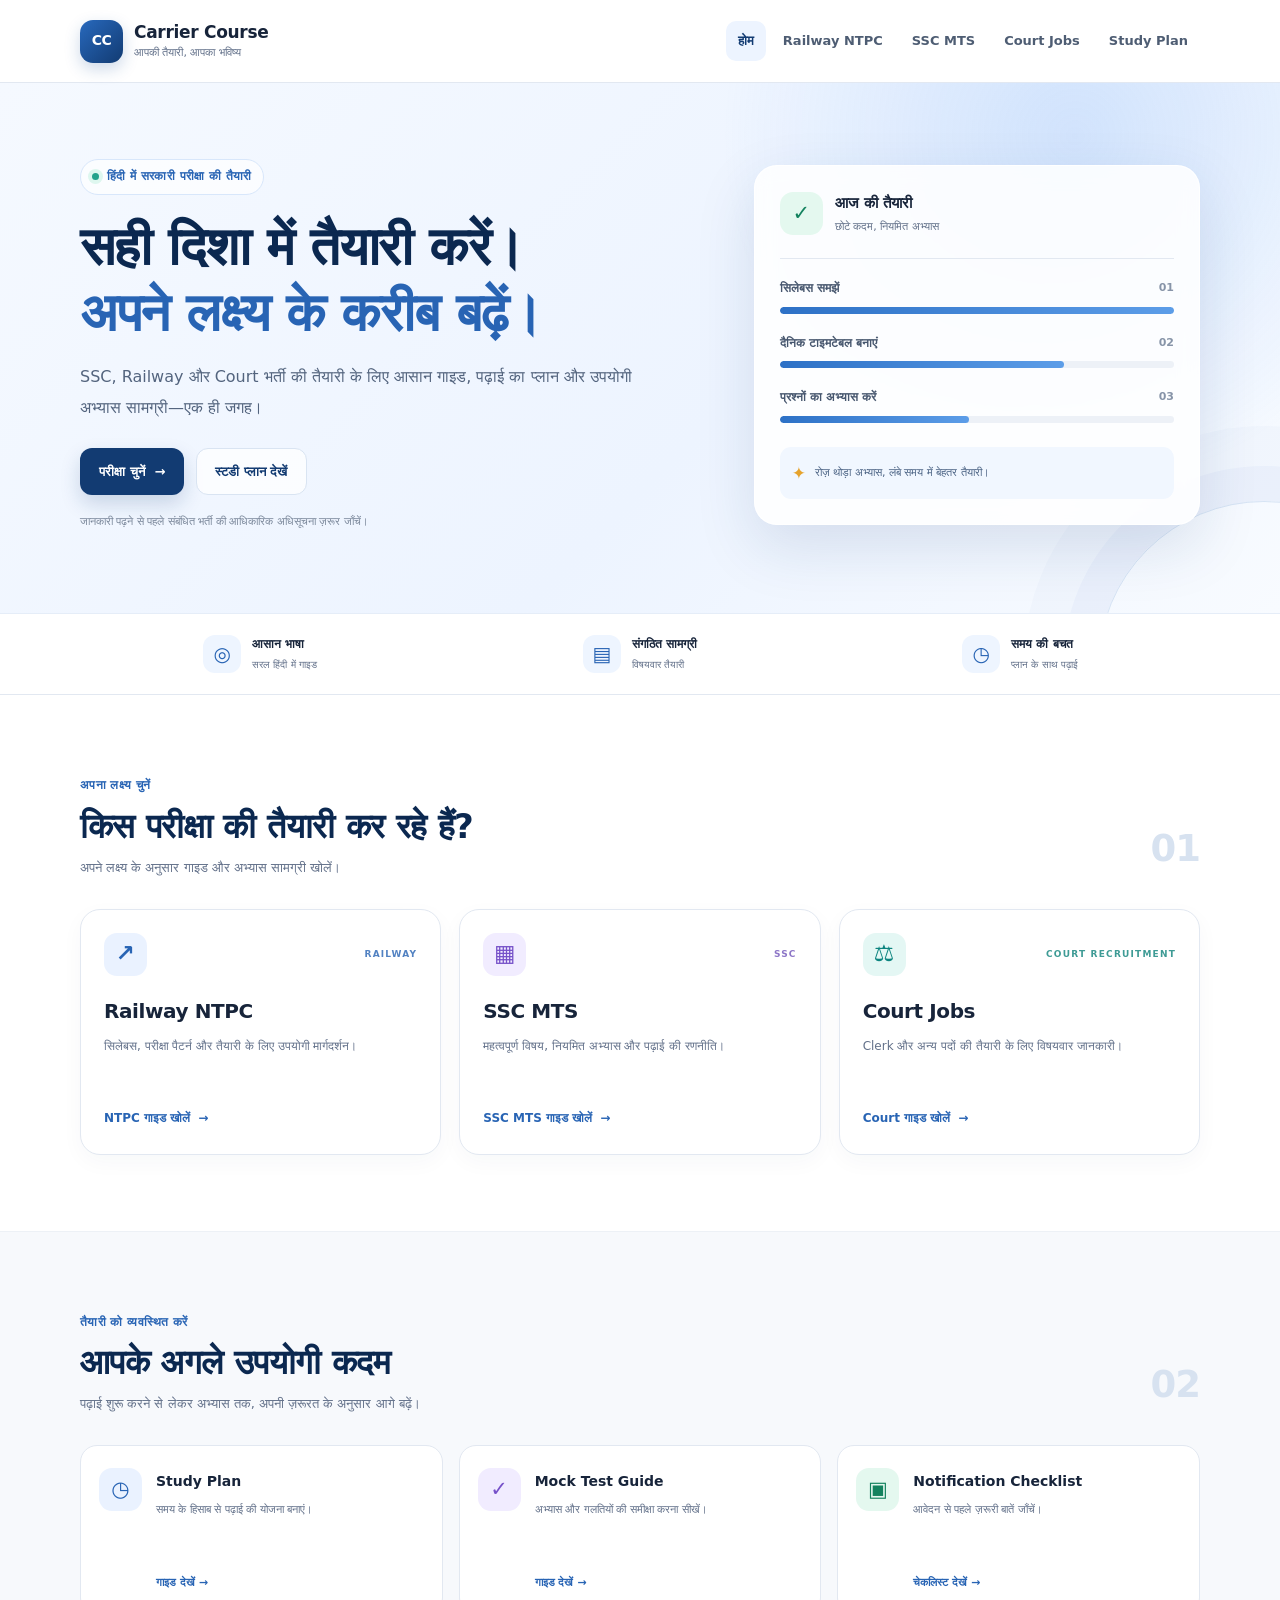
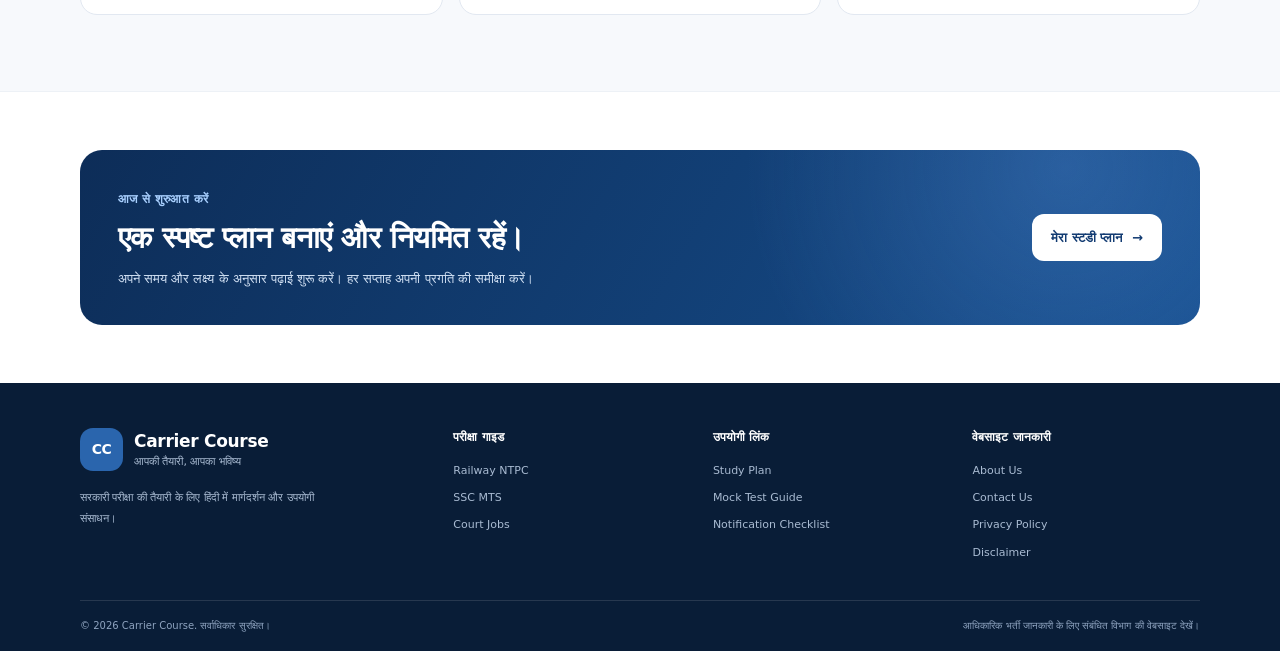
<file: index.html>
<!doctype html>
<html lang="hi">
<head>
  <meta charset="utf-8">
  <meta name="viewport" content="width=device-width, initial-scale=1">
  <meta name="theme-color" content="#123b72">
  <meta name="description" content="Carrier Course पर SSC MTS, Railway NTPC और Court भर्ती की तैयारी के लिए हिंदी में स्टडी गाइड, सिलेबस, तैयारी प्लान और उपयोगी संसाधन पाएं।">
  <title>Carrier Course — सरकारी परीक्षा की तैयारी आसान बनाएं</title>
  <link rel="stylesheet" href="style.css">
</head>
<body>
  <a class="skip-link" href="#main">मुख्य सामग्री पर जाएँ</a>

  <header class="site-header">
    <div class="container header-inner">
      <a class="brand" href="index.html" aria-label="Carrier Course होम">
        <span class="brand-mark" aria-hidden="true">CC</span>
        <span class="brand-copy">
          <strong>Carrier Course</strong>
          <small>आपकी तैयारी, आपका भविष्य</small>
        </span>
      </a>
      <nav class="main-nav" aria-label="मुख्य नेविगेशन">
        <a class="active" href="index.html">होम</a>
        <a href="railway-ntpc.html">Railway NTPC</a>
        <a href="ssc-mts.html">SSC MTS</a>
        <a href="court-jobs.html">Court Jobs</a>
        <a href="study-plan.html">Study Plan</a>
      </nav>
    </div>
  </header>

  <main id="main">
    <section class="hero">
      <div class="container hero-grid">
        <div class="hero-copy">
          <span class="eyebrow"><span class="eyebrow-dot"></span> हिंदी में सरकारी परीक्षा की तैयारी</span>
          <h1>सही दिशा में तैयारी करें।<br><span>अपने लक्ष्य के करीब बढ़ें।</span></h1>
          <p class="hero-description">SSC, Railway और Court भर्ती की तैयारी के लिए आसान गाइड, पढ़ाई का प्लान और उपयोगी अभ्यास सामग्री—एक ही जगह।</p>
          <div class="hero-actions">
            <a class="button button-primary" href="#exams">परीक्षा चुनें <span aria-hidden="true">→</span></a>
            <a class="button button-secondary" href="study-plan.html">स्टडी प्लान देखें</a>
          </div>
          <p class="hero-note">जानकारी पढ़ने से पहले संबंधित भर्ती की आधिकारिक अधिसूचना ज़रूर जाँचें।</p>
        </div>
        <div class="hero-panel" aria-label="तैयारी के मुख्य चरण">
          <div class="panel-top">
            <span class="panel-icon" aria-hidden="true">✓</span>
            <div><strong>आज की तैयारी</strong><small>छोटे कदम, नियमित अभ्यास</small></div>
          </div>
          <div class="progress-item">
            <div class="progress-label"><span>सिलेबस समझें</span><span>01</span></div>
            <div class="progress-track"><span style="width:100%"></span></div>
          </div>
          <div class="progress-item">
            <div class="progress-label"><span>दैनिक टाइमटेबल बनाएं</span><span>02</span></div>
            <div class="progress-track"><span style="width:72%"></span></div>
          </div>
          <div class="progress-item">
            <div class="progress-label"><span>प्रश्नों का अभ्यास करें</span><span>03</span></div>
            <div class="progress-track"><span style="width:48%"></span></div>
          </div>
          <div class="panel-tip"><span aria-hidden="true">✦</span> रोज़ थोड़ा अभ्यास, लंबे समय में बेहतर तैयारी।</div>
        </div>
      </div>
    </section>

    <section class="trust-strip" aria-label="वेबसाइट की विशेषताएँ">
      <div class="container trust-grid">
        <div><span class="trust-symbol">◎</span><span><strong>आसान भाषा</strong><small>सरल हिंदी में गाइड</small></span></div>
        <div><span class="trust-symbol">▤</span><span><strong>संगठित सामग्री</strong><small>विषयवार तैयारी</small></span></div>
        <div><span class="trust-symbol">◷</span><span><strong>समय की बचत</strong><small>प्लान के साथ पढ़ाई</small></span></div>
      </div>
    </section>

    <section class="section" id="exams">
      <div class="container">
        <div class="section-heading">
          <div>
            <span class="section-kicker">अपना लक्ष्य चुनें</span>
            <h2>किस परीक्षा की तैयारी कर रहे हैं?</h2>
            <p>अपने लक्ष्य के अनुसार गाइड और अभ्यास सामग्री खोलें।</p>
          </div>
          <span class="heading-mark" aria-hidden="true">01</span>
        </div>
        <div class="exam-grid">
          <article class="exam-card exam-blue">
            <div class="card-topline"><span class="card-icon" aria-hidden="true">↗</span><span class="card-label">RAILWAY</span></div>
            <h3>Railway NTPC</h3>
            <p>सिलेबस, परीक्षा पैटर्न और तैयारी के लिए उपयोगी मार्गदर्शन।</p>
            <a class="text-link" href="railway-ntpc.html">NTPC गाइड खोलें <span aria-hidden="true">→</span></a>
          </article>
          <article class="exam-card exam-violet">
            <div class="card-topline"><span class="card-icon" aria-hidden="true">▦</span><span class="card-label">SSC</span></div>
            <h3>SSC MTS</h3>
            <p>महत्वपूर्ण विषय, नियमित अभ्यास और पढ़ाई की रणनीति।</p>
            <a class="text-link" href="ssc-mts.html">SSC MTS गाइड खोलें <span aria-hidden="true">→</span></a>
          </article>
          <article class="exam-card exam-teal">
            <div class="card-topline"><span class="card-icon" aria-hidden="true">⚖</span><span class="card-label">COURT RECRUITMENT</span></div>
            <h3>Court Jobs</h3>
            <p>Clerk और अन्य पदों की तैयारी के लिए विषयवार जानकारी।</p>
            <a class="text-link" href="court-jobs.html">Court गाइड खोलें <span aria-hidden="true">→</span></a>
          </article>
        </div>
      </div>
    </section>

    <section class="section section-muted">
      <div class="container">
        <div class="section-heading">
          <div>
            <span class="section-kicker">तैयारी को व्यवस्थित करें</span>
            <h2>आपके अगले उपयोगी कदम</h2>
            <p>पढ़ाई शुरू करने से लेकर अभ्यास तक, अपनी ज़रूरत के अनुसार आगे बढ़ें।</p>
          </div>
          <span class="heading-mark" aria-hidden="true">02</span>
        </div>
        <div class="resource-grid">
          <a class="resource-card" href="study-plan.html">
            <span class="resource-icon icon-blue" aria-hidden="true">◷</span>
            <span class="resource-body"><strong>Study Plan</strong><small>समय के हिसाब से पढ़ाई की योजना बनाएं।</small><span class="resource-arrow">गाइड देखें →</span></span>
          </a>
          <a class="resource-card" href="mock-test-guide.html">
            <span class="resource-icon icon-purple" aria-hidden="true">✓</span>
            <span class="resource-body"><strong>Mock Test Guide</strong><small>अभ्यास और गलतियों की समीक्षा करना सीखें।</small><span class="resource-arrow">गाइड देखें →</span></span>
          </a>
          <a class="resource-card" href="notification-checklist.html">
            <span class="resource-icon icon-green" aria-hidden="true">▣</span>
            <span class="resource-body"><strong>Notification Checklist</strong><small>आवेदन से पहले ज़रूरी बातें जाँचें।</small><span class="resource-arrow">चेकलिस्ट देखें →</span></span>
          </a>
        </div>
      </div>
    </section>

    <section class="cta-section">
      <div class="container cta-box">
        <div>
          <span class="section-kicker">आज से शुरुआत करें</span>
          <h2>एक स्पष्ट प्लान बनाएं और नियमित रहें।</h2>
          <p>अपने समय और लक्ष्य के अनुसार पढ़ाई शुरू करें। हर सप्ताह अपनी प्रगति की समीक्षा करें।</p>
        </div>
        <a class="button button-light" href="study-plan.html">मेरा स्टडी प्लान <span aria-hidden="true">→</span></a>
      </div>
    </section>
  </main>

  <footer class="site-footer">
    <div class="container footer-main">
      <div class="footer-brand">
        <a class="brand brand-footer" href="index.html">
          <span class="brand-mark" aria-hidden="true">CC</span>
          <span class="brand-copy"><strong>Carrier Course</strong><small>आपकी तैयारी, आपका भविष्य</small></span>
        </a>
        <p>सरकारी परीक्षा की तैयारी के लिए हिंदी में मार्गदर्शन और उपयोगी संसाधन।</p>
      </div>
      <div class="footer-links">
        <strong>परीक्षा गाइड</strong>
        <a href="railway-ntpc.html">Railway NTPC</a>
        <a href="ssc-mts.html">SSC MTS</a>
        <a href="court-jobs.html">Court Jobs</a>
      </div>
      <div class="footer-links">
        <strong>उपयोगी लिंक</strong>
        <a href="study-plan.html">Study Plan</a>
        <a href="mock-test-guide.html">Mock Test Guide</a>
        <a href="notification-checklist.html">Notification Checklist</a>
      </div>
      <div class="footer-links">
        <strong>वेबसाइट जानकारी</strong>
        <a href="about.html">About Us</a>
        <a href="contact.html">Contact Us</a>
        <a href="privacy.html">Privacy Policy</a>
        <a href="disclaimer.html">Disclaimer</a>
      </div>
    </div>
    <div class="container footer-bottom">
      <span>© <span id="year">2026</span> Carrier Course. सर्वाधिकार सुरक्षित।</span>
      <span>आधिकारिक भर्ती जानकारी के लिए संबंधित विभाग की वेबसाइट देखें।</span>
    </div>
  </footer>
</body>
</html>
</file>
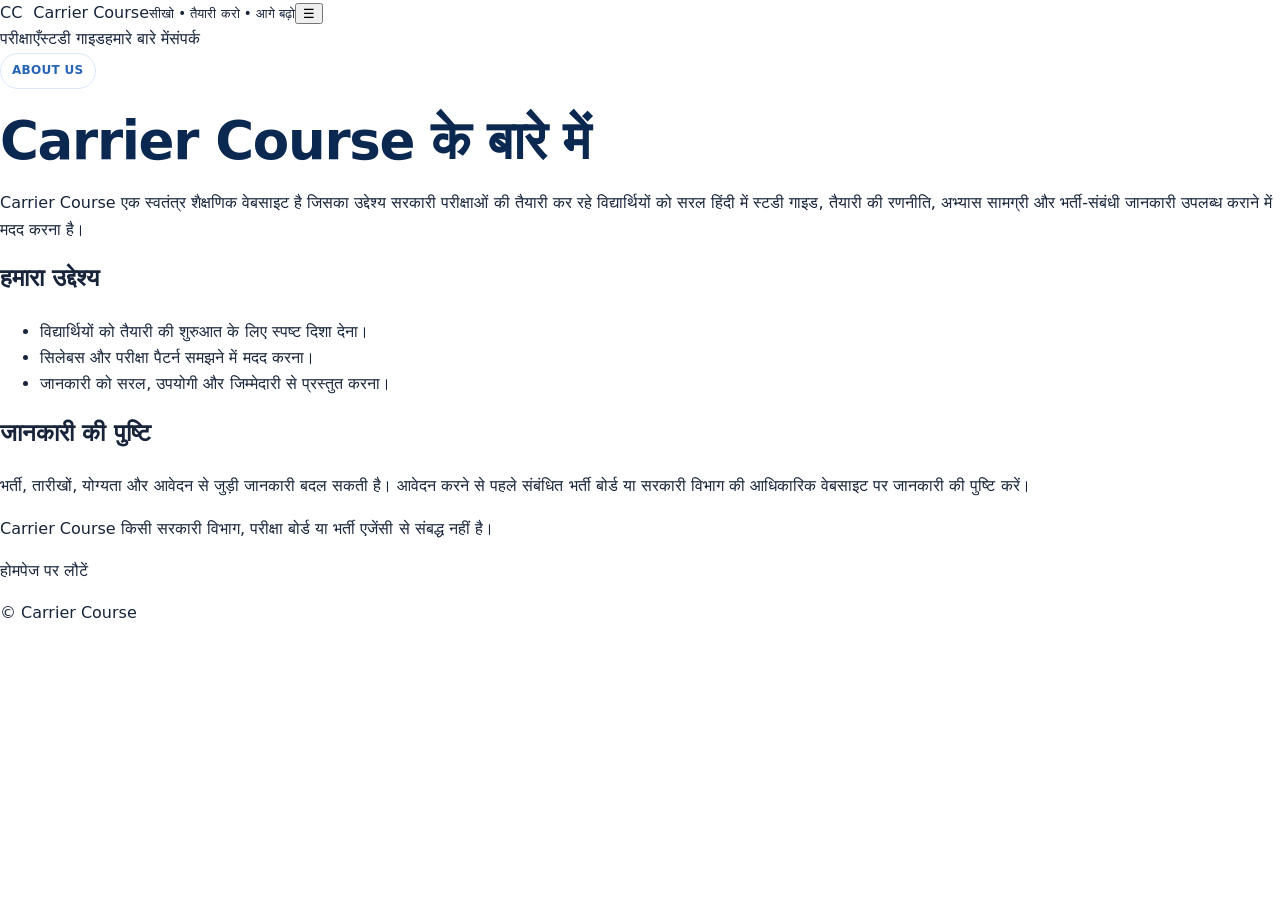
<file: about.html>
<!doctype html><html lang="hi"><head><meta charset="utf-8"><meta name="viewport" content="width=device-width,initial-scale=1"><title>हमारे बारे में | Carrier Course</title><meta name="description" content="Carrier Course का उद्देश्य सरकारी परीक्षा की तैयारी कर रहे विद्यार्थियों को सरल हिंदी में उपयोगी शैक्षणिक सामग्री देना है।"><link rel="stylesheet" href="style.css"></head><body><header class="top"><div class="wrap nav"><a class="brand" href="index.html"><span class="logo">CC</span><span>Carrier Course<small>सीखो • तैयारी करो • आगे बढ़ो</small></span></a><button class="menu" onclick="document.querySelector('nav').classList.toggle('show')">☰</button><nav><a href="index.html#exams">परीक्षाएँ</a><a href="index.html#latest">स्टडी गाइड</a><a href="about.html">हमारे बारे में</a><a href="contact.html">संपर्क</a></nav></div></header><main class="wrap page"><span class="eyebrow">ABOUT US</span><h1>Carrier Course के बारे में</h1><p>Carrier Course एक स्वतंत्र शैक्षणिक वेबसाइट है जिसका उद्देश्य सरकारी परीक्षाओं की तैयारी कर रहे विद्यार्थियों को सरल हिंदी में स्टडी गाइड, तैयारी की रणनीति, अभ्यास सामग्री और भर्ती-संबंधी जानकारी उपलब्ध कराने में मदद करना है।</p><h2>हमारा उद्देश्य</h2><ul><li>विद्यार्थियों को तैयारी की शुरुआत के लिए स्पष्ट दिशा देना।</li><li>सिलेबस और परीक्षा पैटर्न समझने में मदद करना।</li><li>जानकारी को सरल, उपयोगी और जिम्मेदारी से प्रस्तुत करना।</li></ul><h2>जानकारी की पुष्टि</h2><p>भर्ती, तारीखों, योग्यता और आवेदन से जुड़ी जानकारी बदल सकती है। आवेदन करने से पहले संबंधित भर्ती बोर्ड या सरकारी विभाग की आधिकारिक वेबसाइट पर जानकारी की पुष्टि करें।</p><p>Carrier Course किसी सरकारी विभाग, परीक्षा बोर्ड या भर्ती एजेंसी से संबद्ध नहीं है।</p><p><a href="index.html">होमपेज पर लौटें</a></p></main><footer><div class="wrap copyright">© Carrier Course</div></footer></body></html>
</file>
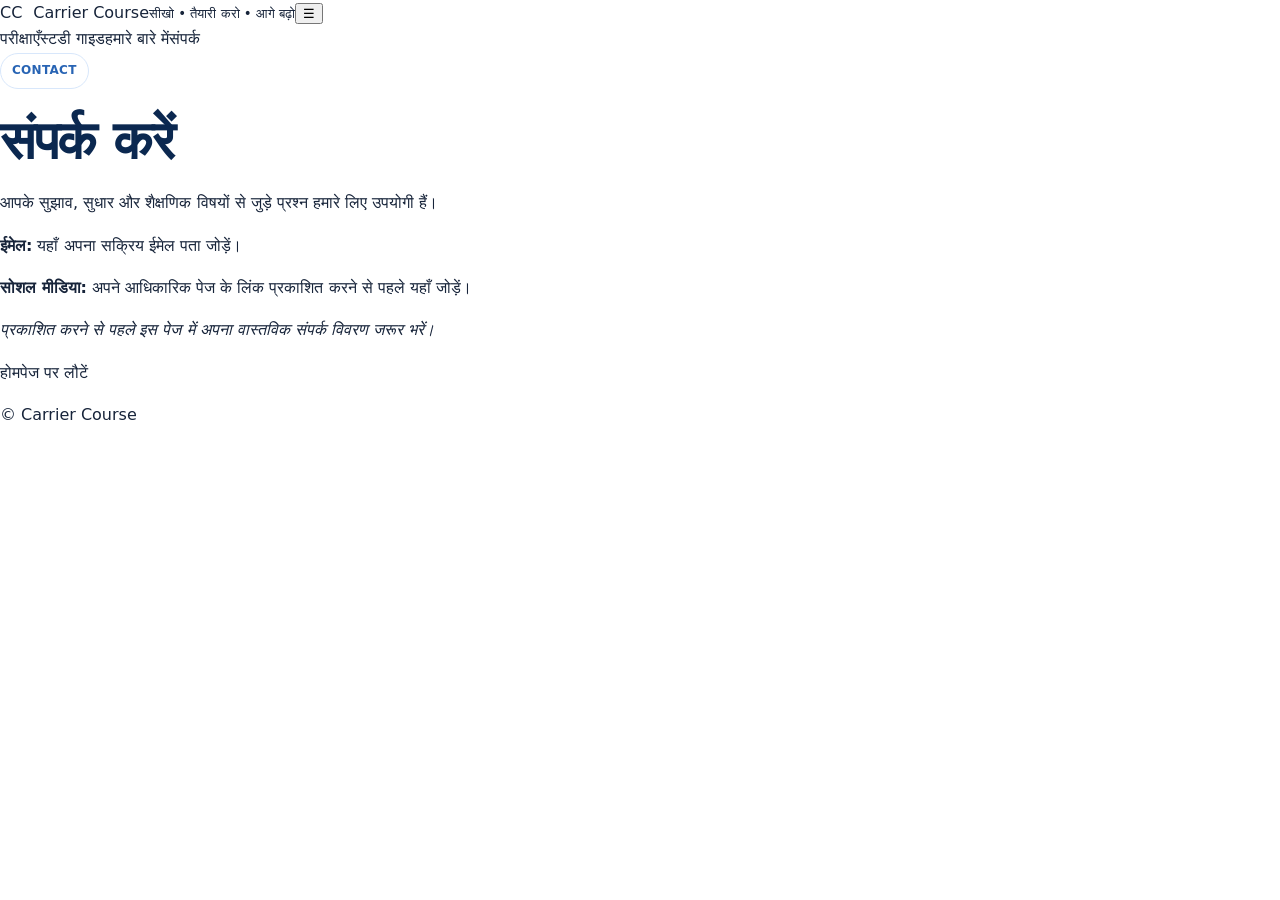
<file: contact.html>
<!doctype html><html lang="hi"><head><meta charset="utf-8"><meta name="viewport" content="width=device-width,initial-scale=1"><title>संपर्क करें | Carrier Course</title><meta name="description" content="Carrier Course से सुझाव, सुधार या शैक्षणिक सामग्री से जुड़ी पूछताछ के लिए संपर्क करें।"><link rel="stylesheet" href="style.css"></head><body><header class="top"><div class="wrap nav"><a class="brand" href="index.html"><span class="logo">CC</span><span>Carrier Course<small>सीखो • तैयारी करो • आगे बढ़ो</small></span></a><button class="menu" onclick="document.querySelector('nav').classList.toggle('show')">☰</button><nav><a href="index.html#exams">परीक्षाएँ</a><a href="index.html#latest">स्टडी गाइड</a><a href="about.html">हमारे बारे में</a><a href="contact.html">संपर्क</a></nav></div></header><main class="wrap page"><span class="eyebrow">CONTACT</span><h1>संपर्क करें</h1><p>आपके सुझाव, सुधार और शैक्षणिक विषयों से जुड़े प्रश्न हमारे लिए उपयोगी हैं।</p><p><strong>ईमेल:</strong> यहाँ अपना सक्रिय ईमेल पता जोड़ें।</p><p><strong>सोशल मीडिया:</strong> अपने आधिकारिक पेज के लिंक प्रकाशित करने से पहले यहाँ जोड़ें।</p><p><em>प्रकाशित करने से पहले इस पेज में अपना वास्तविक संपर्क विवरण जरूर भरें।</em></p><p><a href="index.html">होमपेज पर लौटें</a></p></main><footer><div class="wrap copyright">© Carrier Course</div></footer></body></html>
</file>
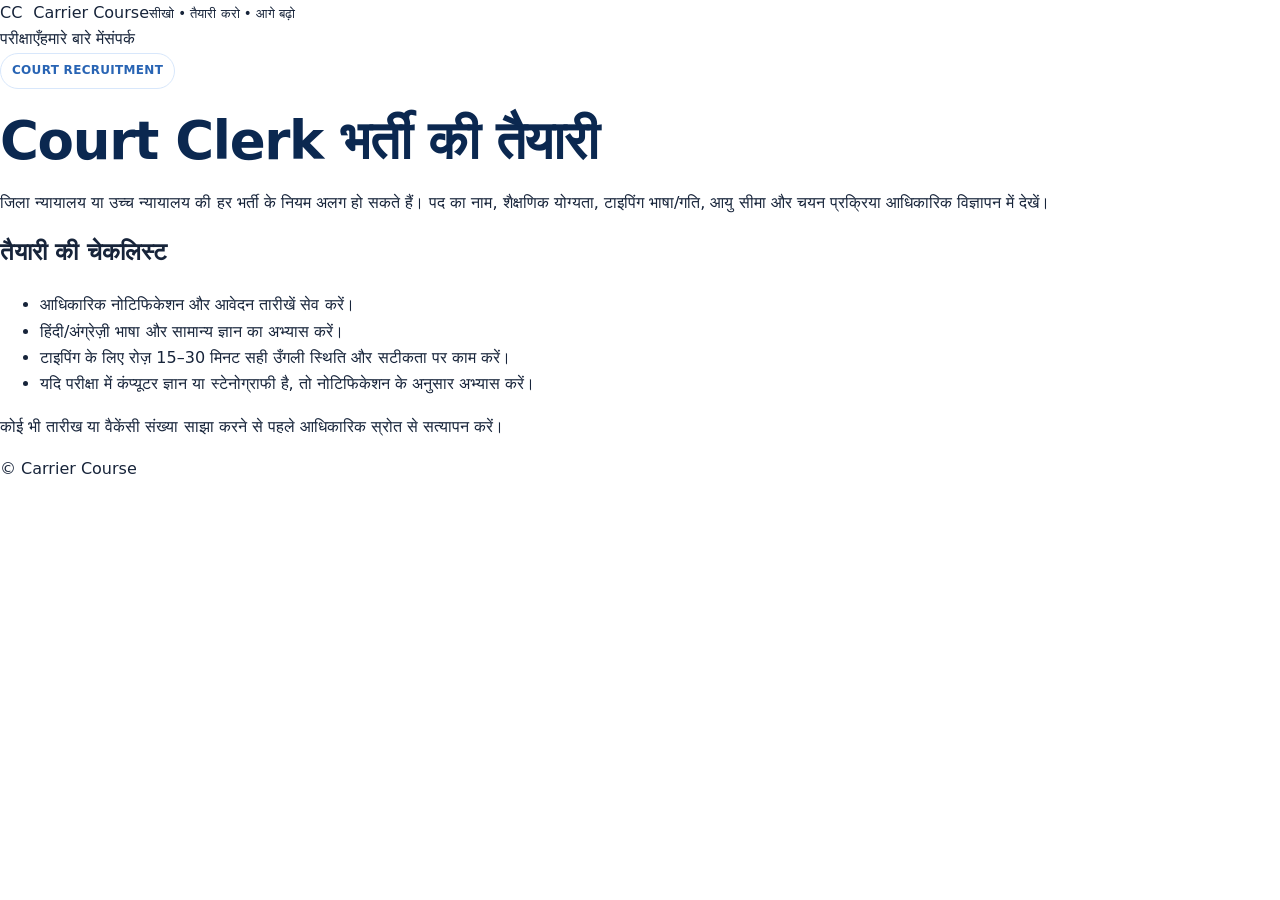
<file: court-jobs.html>
<!doctype html><html lang="hi"><head><meta charset="utf-8"><meta name="viewport" content="width=device-width,initial-scale=1"><title>Court भर्ती तैयारी | Carrier Course</title><meta name="description" content="कोर्ट क्लर्क और अन्य पदों की तैयारी के लिए नोटिफिकेशन चेकलिस्ट, हिंदी, सामान्य ज्ञान और टाइपिंग अभ्यास की जानकारी।"><link rel="stylesheet" href="style.css"></head><body><header class="top"><div class="wrap nav"><a class="brand" href="index.html"><span class="logo">CC</span><span>Carrier Course<small>सीखो • तैयारी करो • आगे बढ़ो</small></span></a><nav><a href="index.html#exams">परीक्षाएँ</a><a href="about.html">हमारे बारे में</a><a href="contact.html">संपर्क</a></nav></div></header><main class="wrap page"><span class="eyebrow">COURT RECRUITMENT</span><h1>Court Clerk भर्ती की तैयारी</h1><p>जिला न्यायालय या उच्च न्यायालय की हर भर्ती के नियम अलग हो सकते हैं। पद का नाम, शैक्षणिक योग्यता, टाइपिंग भाषा/गति, आयु सीमा और चयन प्रक्रिया आधिकारिक विज्ञापन में देखें।</p><h2>तैयारी की चेकलिस्ट</h2><ul><li>आधिकारिक नोटिफिकेशन और आवेदन तारीखें सेव करें।</li><li>हिंदी/अंग्रेज़ी भाषा और सामान्य ज्ञान का अभ्यास करें।</li><li>टाइपिंग के लिए रोज़ 15–30 मिनट सही उँगली स्थिति और सटीकता पर काम करें।</li><li>यदि परीक्षा में कंप्यूटर ज्ञान या स्टेनोग्राफी है, तो नोटिफिकेशन के अनुसार अभ्यास करें।</li></ul><p>कोई भी तारीख या वैकेंसी संख्या साझा करने से पहले आधिकारिक स्रोत से सत्यापन करें।</p></main><footer><div class="wrap copyright">© Carrier Course</div></footer></body></html>
</file>
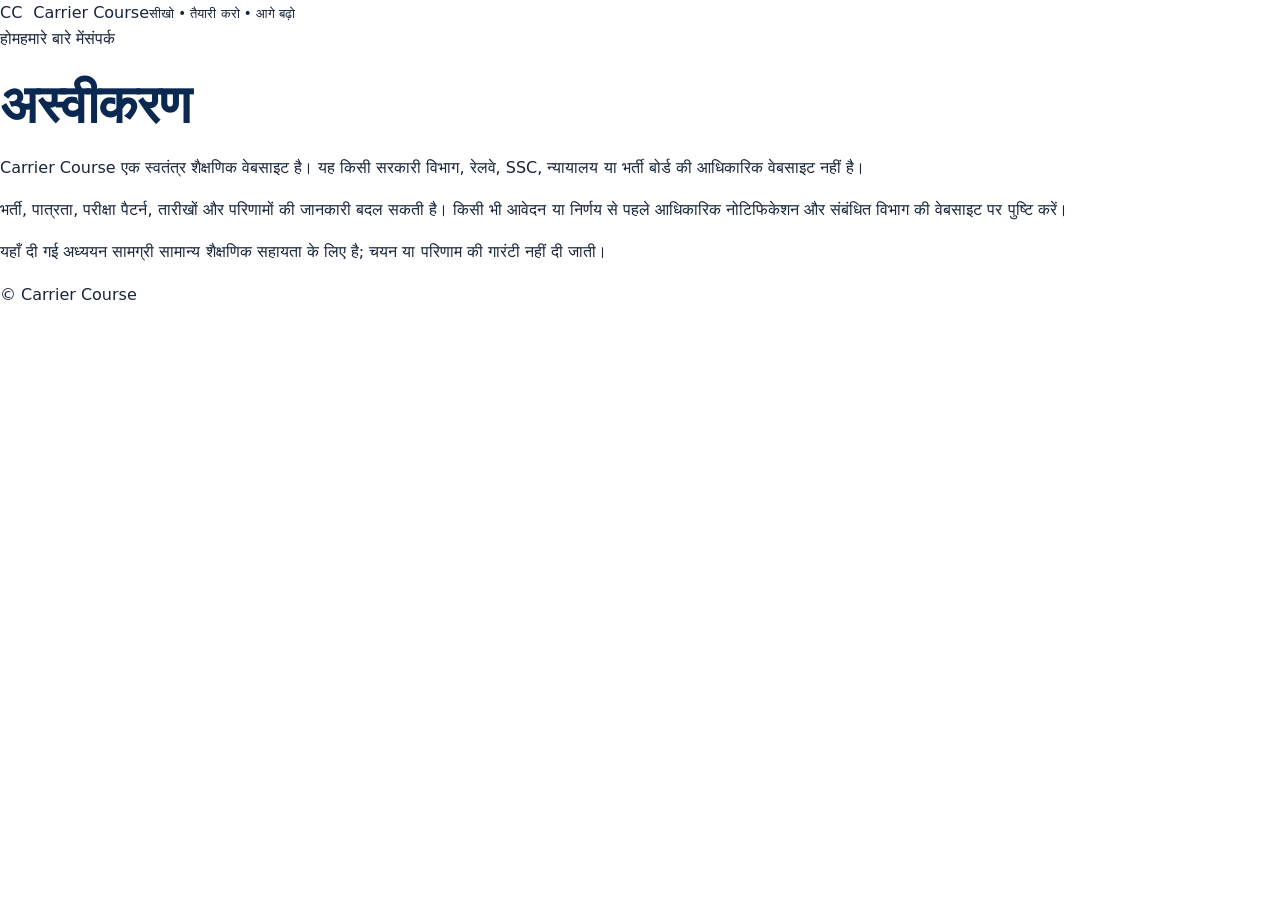
<file: disclaimer.html>
<!doctype html><html lang="hi"><head><meta charset="utf-8"><meta name="viewport" content="width=device-width,initial-scale=1"><title>अस्वीकरण | Carrier Course</title><meta name="description" content="Carrier Course का अस्वीकरण।"><link rel="stylesheet" href="style.css"></head><body><header class="top"><div class="wrap nav"><a class="brand" href="index.html"><span class="logo">CC</span><span>Carrier Course<small>सीखो • तैयारी करो • आगे बढ़ो</small></span></a><nav><a href="index.html">होम</a><a href="about.html">हमारे बारे में</a><a href="contact.html">संपर्क</a></nav></div></header><main class="wrap page"><h1>अस्वीकरण</h1><p>Carrier Course एक स्वतंत्र शैक्षणिक वेबसाइट है। यह किसी सरकारी विभाग, रेलवे, SSC, न्यायालय या भर्ती बोर्ड की आधिकारिक वेबसाइट नहीं है।</p><p>भर्ती, पात्रता, परीक्षा पैटर्न, तारीखों और परिणामों की जानकारी बदल सकती है। किसी भी आवेदन या निर्णय से पहले आधिकारिक नोटिफिकेशन और संबंधित विभाग की वेबसाइट पर पुष्टि करें।</p><p>यहाँ दी गई अध्ययन सामग्री सामान्य शैक्षणिक सहायता के लिए है; चयन या परिणाम की गारंटी नहीं दी जाती।</p></main><footer><div class="wrap copyright">© Carrier Course</div></footer></body></html>
</file>
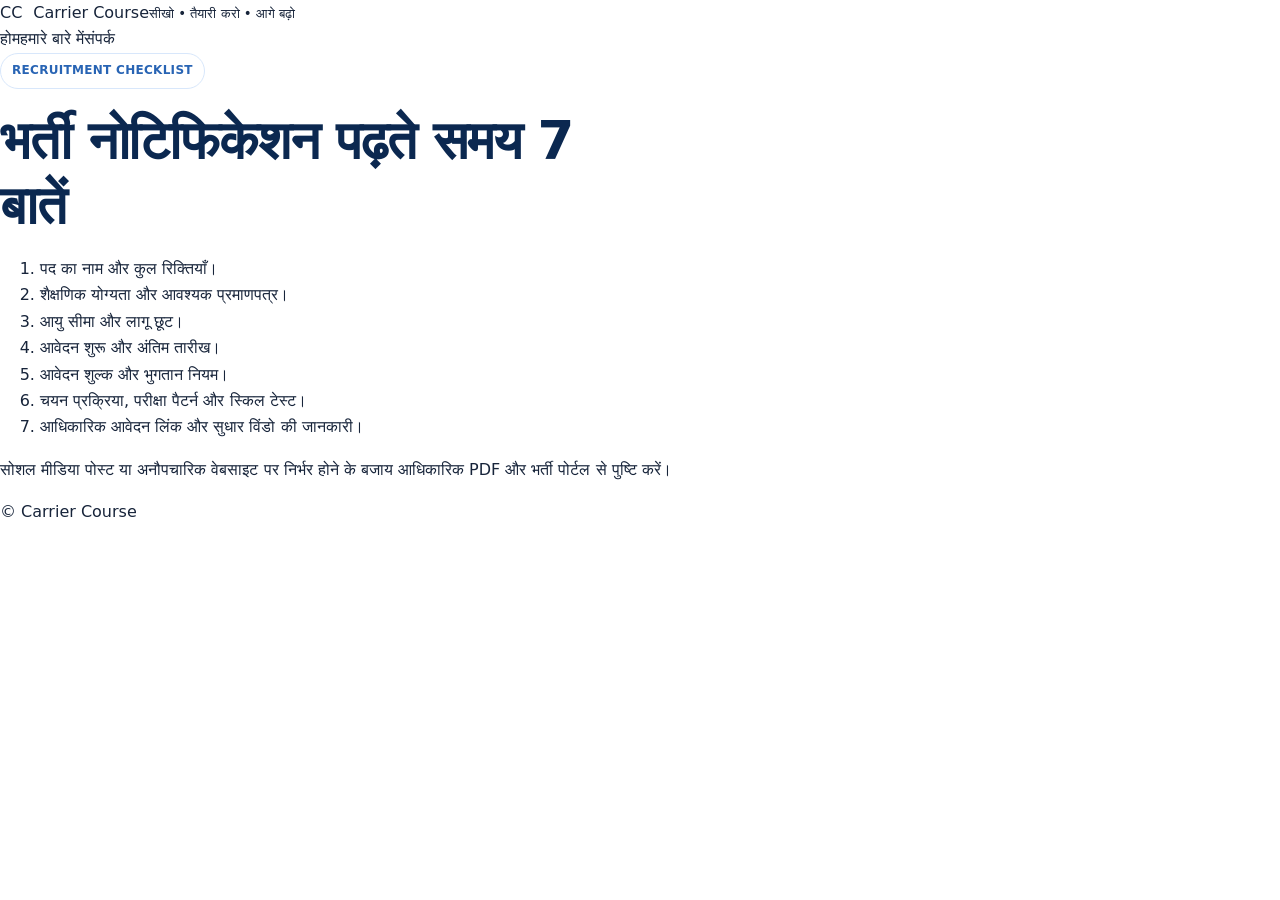
<file: notification-checklist.html>
<!doctype html><html lang="hi"><head><meta charset="utf-8"><meta name="viewport" content="width=device-width,initial-scale=1"><title>भर्ती नोटिफिकेशन चेकलिस्ट | Carrier Course</title><meta name="description" content="सरकारी नौकरी की भर्ती अधिसूचना पढ़ते समय जरूरी बिंदुओं की चेकलिस्ट।"><link rel="stylesheet" href="style.css"></head><body><header class="top"><div class="wrap nav"><a class="brand" href="index.html"><span class="logo">CC</span><span>Carrier Course<small>सीखो • तैयारी करो • आगे बढ़ो</small></span></a><nav><a href="index.html">होम</a><a href="about.html">हमारे बारे में</a><a href="contact.html">संपर्क</a></nav></div></header><main class="wrap page"><span class="eyebrow">RECRUITMENT CHECKLIST</span><h1>भर्ती नोटिफिकेशन पढ़ते समय 7 बातें</h1><ol><li>पद का नाम और कुल रिक्तियाँ।</li><li>शैक्षणिक योग्यता और आवश्यक प्रमाणपत्र।</li><li>आयु सीमा और लागू छूट।</li><li>आवेदन शुरू और अंतिम तारीख।</li><li>आवेदन शुल्क और भुगतान नियम।</li><li>चयन प्रक्रिया, परीक्षा पैटर्न और स्किल टेस्ट।</li><li>आधिकारिक आवेदन लिंक और सुधार विंडो की जानकारी।</li></ol><p>सोशल मीडिया पोस्ट या अनौपचारिक वेबसाइट पर निर्भर होने के बजाय आधिकारिक PDF और भर्ती पोर्टल से पुष्टि करें।</p></main><footer><div class="wrap copyright">© Carrier Course</div></footer></body></html>
</file>
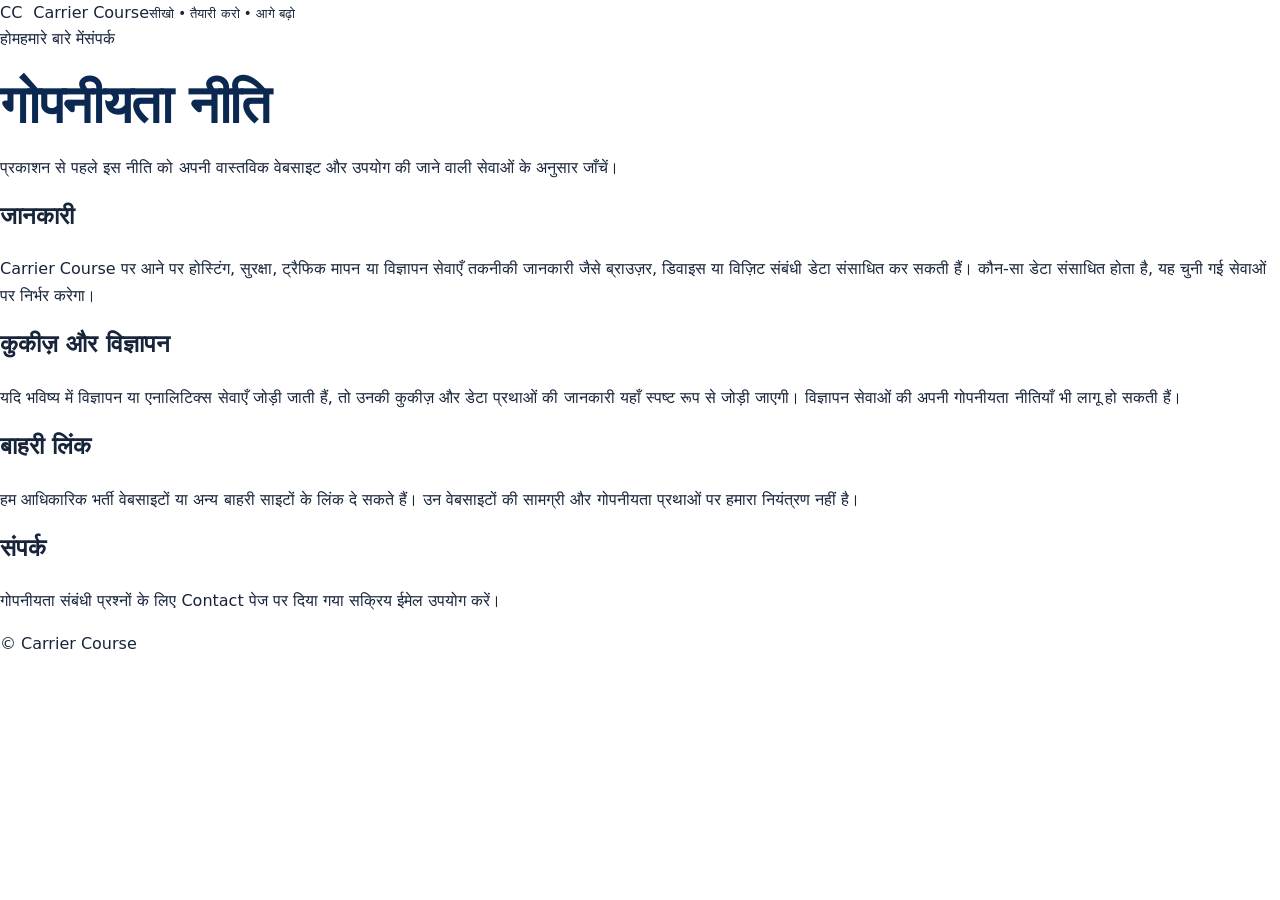
<file: privacy.html>
<!doctype html><html lang="hi"><head><meta charset="utf-8"><meta name="viewport" content="width=device-width,initial-scale=1"><title>गोपनीयता नीति | Carrier Course</title><meta name="description" content="Carrier Course की गोपनीयता नीति।"><link rel="stylesheet" href="style.css"></head><body><header class="top"><div class="wrap nav"><a class="brand" href="index.html"><span class="logo">CC</span><span>Carrier Course<small>सीखो • तैयारी करो • आगे बढ़ो</small></span></a><nav><a href="index.html">होम</a><a href="about.html">हमारे बारे में</a><a href="contact.html">संपर्क</a></nav></div></header><main class="wrap page"><h1>गोपनीयता नीति</h1><p class="updated">प्रकाशन से पहले इस नीति को अपनी वास्तविक वेबसाइट और उपयोग की जाने वाली सेवाओं के अनुसार जाँचें।</p><h2>जानकारी</h2><p>Carrier Course पर आने पर होस्टिंग, सुरक्षा, ट्रैफिक मापन या विज्ञापन सेवाएँ तकनीकी जानकारी जैसे ब्राउज़र, डिवाइस या विज़िट संबंधी डेटा संसाधित कर सकती हैं। कौन-सा डेटा संसाधित होता है, यह चुनी गई सेवाओं पर निर्भर करेगा।</p><h2>कुकीज़ और विज्ञापन</h2><p>यदि भविष्य में विज्ञापन या एनालिटिक्स सेवाएँ जोड़ी जाती हैं, तो उनकी कुकीज़ और डेटा प्रथाओं की जानकारी यहाँ स्पष्ट रूप से जोड़ी जाएगी। विज्ञापन सेवाओं की अपनी गोपनीयता नीतियाँ भी लागू हो सकती हैं।</p><h2>बाहरी लिंक</h2><p>हम आधिकारिक भर्ती वेबसाइटों या अन्य बाहरी साइटों के लिंक दे सकते हैं। उन वेबसाइटों की सामग्री और गोपनीयता प्रथाओं पर हमारा नियंत्रण नहीं है।</p><h2>संपर्क</h2><p>गोपनीयता संबंधी प्रश्नों के लिए Contact पेज पर दिया गया सक्रिय ईमेल उपयोग करें।</p></main><footer><div class="wrap copyright">© Carrier Course</div></footer></body></html>
</file>
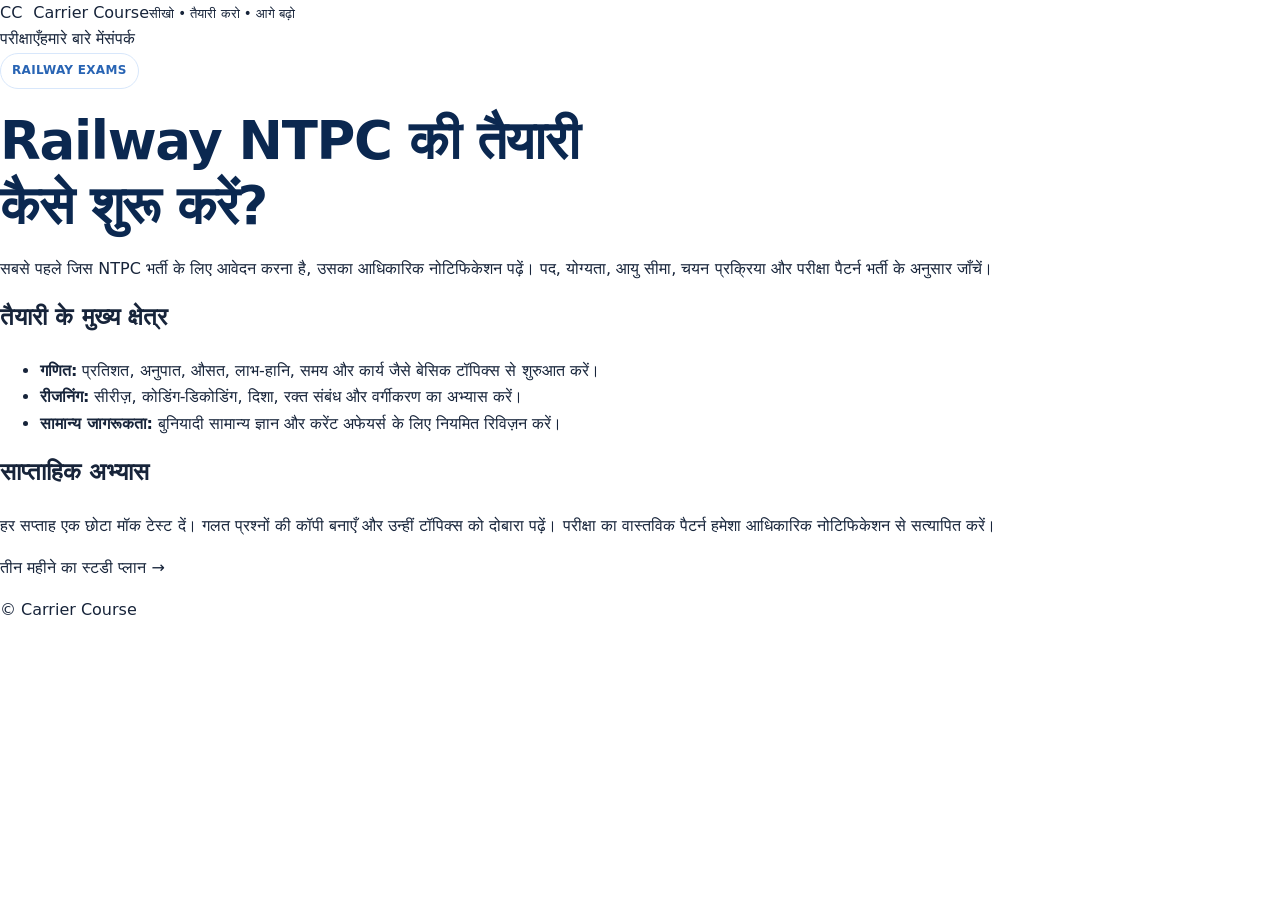
<file: railway-ntpc.html>
<!doctype html><html lang="hi"><head><meta charset="utf-8"><meta name="viewport" content="width=device-width,initial-scale=1"><title>Railway NTPC तैयारी गाइड | Carrier Course</title><meta name="description" content="Railway NTPC की तैयारी शुरू करने के लिए विषयवार योजना, अभ्यास और आधिकारिक नोटिफिकेशन चेक करने की सलाह।"><link rel="stylesheet" href="style.css"></head><body><header class="top"><div class="wrap nav"><a class="brand" href="index.html"><span class="logo">CC</span><span>Carrier Course<small>सीखो • तैयारी करो • आगे बढ़ो</small></span></a><nav><a href="index.html#exams">परीक्षाएँ</a><a href="about.html">हमारे बारे में</a><a href="contact.html">संपर्क</a></nav></div></header><main class="wrap page"><span class="eyebrow">RAILWAY EXAMS</span><h1>Railway NTPC की तैयारी कैसे शुरू करें?</h1><p>सबसे पहले जिस NTPC भर्ती के लिए आवेदन करना है, उसका आधिकारिक नोटिफिकेशन पढ़ें। पद, योग्यता, आयु सीमा, चयन प्रक्रिया और परीक्षा पैटर्न भर्ती के अनुसार जाँचें।</p><h2>तैयारी के मुख्य क्षेत्र</h2><ul><li><strong>गणित:</strong> प्रतिशत, अनुपात, औसत, लाभ-हानि, समय और कार्य जैसे बेसिक टॉपिक्स से शुरुआत करें।</li><li><strong>रीजनिंग:</strong> सीरीज़, कोडिंग-डिकोडिंग, दिशा, रक्त संबंध और वर्गीकरण का अभ्यास करें।</li><li><strong>सामान्य जागरूकता:</strong> बुनियादी सामान्य ज्ञान और करेंट अफेयर्स के लिए नियमित रिविज़न करें।</li></ul><h2>साप्ताहिक अभ्यास</h2><p>हर सप्ताह एक छोटा मॉक टेस्ट दें। गलत प्रश्नों की कॉपी बनाएँ और उन्हीं टॉपिक्स को दोबारा पढ़ें। परीक्षा का वास्तविक पैटर्न हमेशा आधिकारिक नोटिफिकेशन से सत्यापित करें।</p><p><a href="study-plan.html">तीन महीने का स्टडी प्लान →</a></p></main><footer><div class="wrap copyright">© Carrier Course</div></footer></body></html>
</file>
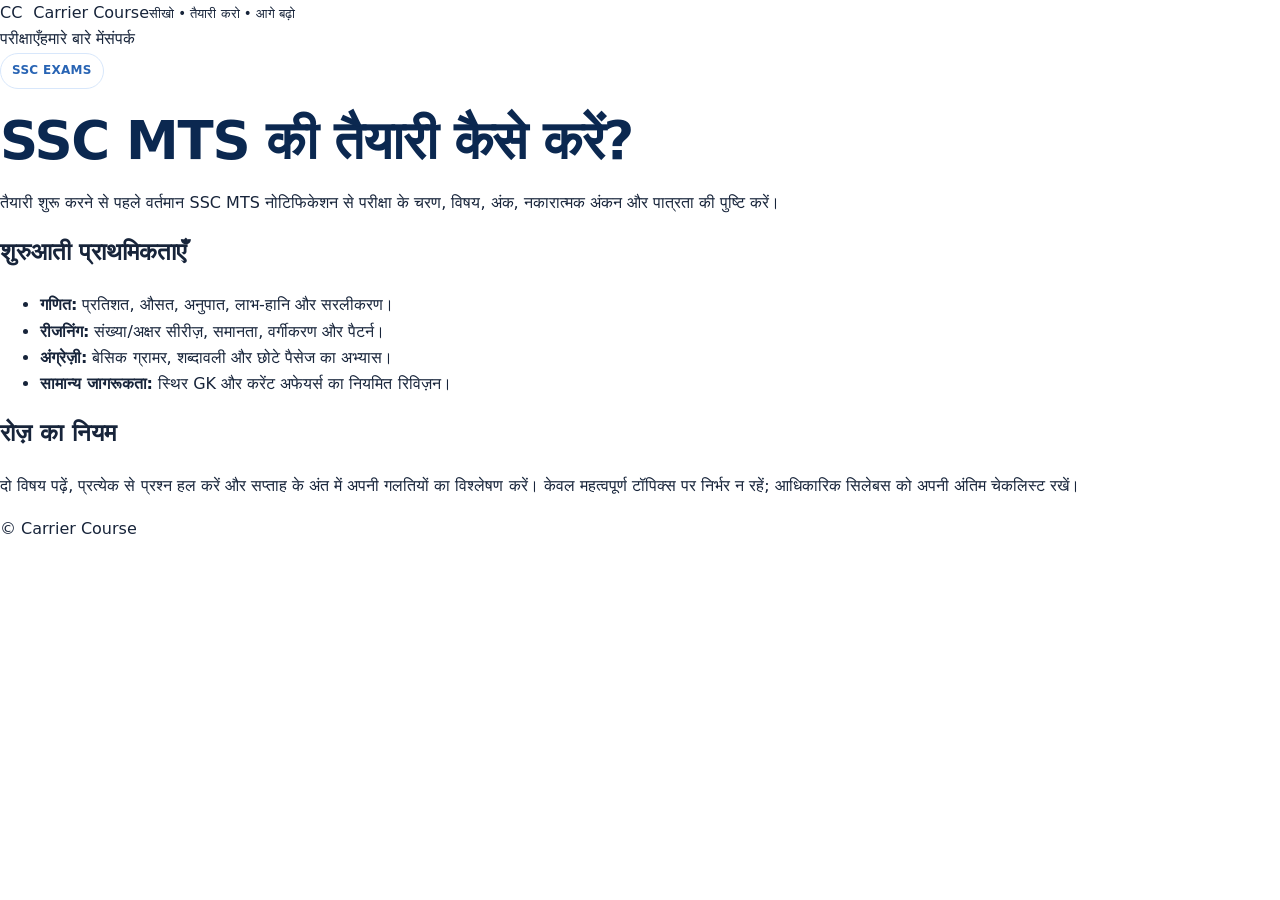
<file: ssc-mts.html>
<!doctype html><html lang="hi"><head><meta charset="utf-8"><meta name="viewport" content="width=device-width,initial-scale=1"><title>SSC MTS तैयारी गाइड | Carrier Course</title><meta name="description" content="SSC MTS तैयारी की शुरुआत के लिए महत्वपूर्ण विषय और अभ्यास की रणनीति।"><link rel="stylesheet" href="style.css"></head><body><header class="top"><div class="wrap nav"><a class="brand" href="index.html"><span class="logo">CC</span><span>Carrier Course<small>सीखो • तैयारी करो • आगे बढ़ो</small></span></a><nav><a href="index.html#exams">परीक्षाएँ</a><a href="about.html">हमारे बारे में</a><a href="contact.html">संपर्क</a></nav></div></header><main class="wrap page"><span class="eyebrow">SSC EXAMS</span><h1>SSC MTS की तैयारी कैसे करें?</h1><p>तैयारी शुरू करने से पहले वर्तमान SSC MTS नोटिफिकेशन से परीक्षा के चरण, विषय, अंक, नकारात्मक अंकन और पात्रता की पुष्टि करें।</p><h2>शुरुआती प्राथमिकताएँ</h2><ul><li><strong>गणित:</strong> प्रतिशत, औसत, अनुपात, लाभ-हानि और सरलीकरण।</li><li><strong>रीजनिंग:</strong> संख्या/अक्षर सीरीज़, समानता, वर्गीकरण और पैटर्न।</li><li><strong>अंग्रेज़ी:</strong> बेसिक ग्रामर, शब्दावली और छोटे पैसेज का अभ्यास।</li><li><strong>सामान्य जागरूकता:</strong> स्थिर GK और करेंट अफेयर्स का नियमित रिविज़न।</li></ul><h2>रोज़ का नियम</h2><p>दो विषय पढ़ें, प्रत्येक से प्रश्न हल करें और सप्ताह के अंत में अपनी गलतियों का विश्लेषण करें। केवल महत्वपूर्ण टॉपिक्स पर निर्भर न रहें; आधिकारिक सिलेबस को अपनी अंतिम चेकलिस्ट रखें।</p></main><footer><div class="wrap copyright">© Carrier Course</div></footer></body></html>
</file>
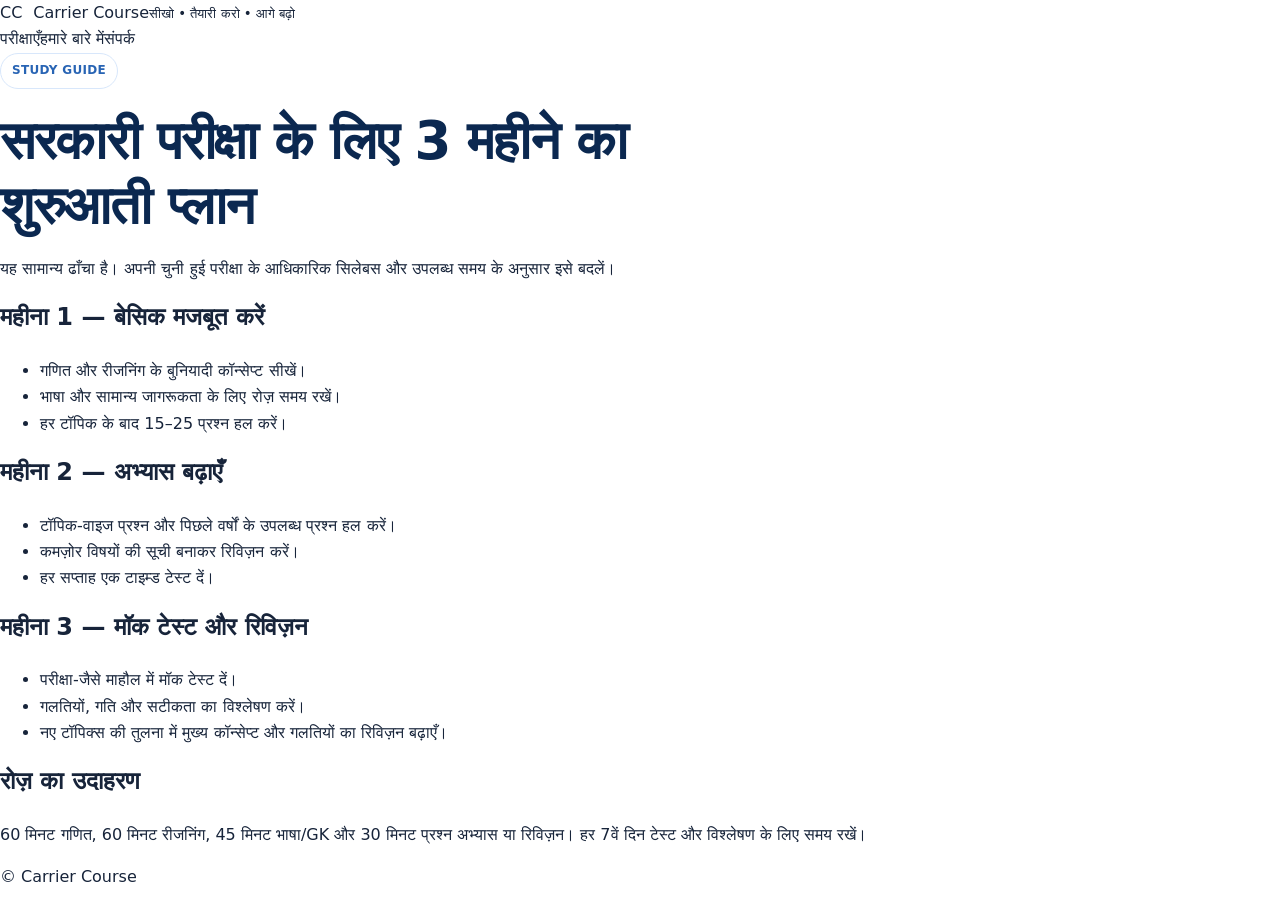
<file: study-plan.html>
<!doctype html><html lang="hi"><head><meta charset="utf-8"><meta name="viewport" content="width=device-width,initial-scale=1"><title>3 महीने का स्टडी प्लान | Carrier Course</title><meta name="description" content="सरकारी परीक्षा की तैयारी के लिए शुरुआती तीन महीने का व्यावहारिक अध्ययन प्लान।"><link rel="stylesheet" href="style.css"></head><body><header class="top"><div class="wrap nav"><a class="brand" href="index.html"><span class="logo">CC</span><span>Carrier Course<small>सीखो • तैयारी करो • आगे बढ़ो</small></span></a><nav><a href="index.html#exams">परीक्षाएँ</a><a href="about.html">हमारे बारे में</a><a href="contact.html">संपर्क</a></nav></div></header><main class="wrap page"><span class="eyebrow">STUDY GUIDE</span><h1>सरकारी परीक्षा के लिए 3 महीने का शुरुआती प्लान</h1><p>यह सामान्य ढाँचा है। अपनी चुनी हुई परीक्षा के आधिकारिक सिलेबस और उपलब्ध समय के अनुसार इसे बदलें।</p><h2>महीना 1 — बेसिक मजबूत करें</h2><ul><li>गणित और रीजनिंग के बुनियादी कॉन्सेप्ट सीखें।</li><li>भाषा और सामान्य जागरूकता के लिए रोज़ समय रखें।</li><li>हर टॉपिक के बाद 15–25 प्रश्न हल करें।</li></ul><h2>महीना 2 — अभ्यास बढ़ाएँ</h2><ul><li>टॉपिक-वाइज प्रश्न और पिछले वर्षों के उपलब्ध प्रश्न हल करें।</li><li>कमज़ोर विषयों की सूची बनाकर रिविज़न करें।</li><li>हर सप्ताह एक टाइम्ड टेस्ट दें।</li></ul><h2>महीना 3 — मॉक टेस्ट और रिविज़न</h2><ul><li>परीक्षा-जैसे माहौल में मॉक टेस्ट दें।</li><li>गलतियों, गति और सटीकता का विश्लेषण करें।</li><li>नए टॉपिक्स की तुलना में मुख्य कॉन्सेप्ट और गलतियों का रिविज़न बढ़ाएँ।</li></ul><h2>रोज़ का उदाहरण</h2><p>60 मिनट गणित, 60 मिनट रीजनिंग, 45 मिनट भाषा/GK और 30 मिनट प्रश्न अभ्यास या रिविज़न। हर 7वें दिन टेस्ट और विश्लेषण के लिए समय रखें।</p></main><footer><div class="wrap copyright">© Carrier Course</div></footer></body></html>
</file>
<file: style.css>
/* Carrier Course — responsive visual system */
:root {
  color-scheme: light;
  --navy: #123b72;
  --navy-deep: #0b2850;
  --blue: #2864b4;
  --blue-soft: #eaf2ff;
  --ink: #17243a;
  --muted: #63718a;
  --line: #e2e8f1;
  --paper: #ffffff;
  --soft: #f5f8fc;
  --teal: #0c847f;
  --radius: 20px;
  --shadow: 0 14px 40px rgba(17, 48, 88, .08);
}
* { box-sizing: border-box; }
html { scroll-behavior: smooth; }
body {
  margin: 0;
  background: var(--paper);
  color: var(--ink);
  font-family: system-ui, -apple-system, BlinkMacSystemFont, "Noto Sans Devanagari", "Nirmala UI", "Mangal", sans-serif;
  line-height: 1.65;
  -webkit-font-smoothing: antialiased;
}
a { color: inherit; text-decoration: none; }
a:focus-visible { outline: 3px solid #f4b942; outline-offset: 4px; border-radius: 5px; }
.container { width: min(1120px, calc(100% - 40px)); margin-inline: auto; }
.skip-link { position: absolute; top: -100px; left: 12px; z-index: 99; padding: 10px 14px; background: #fff; color: var(--navy); }
.skip-link:focus { top: 12px; }
.site-header { position: relative; z-index: 2; background: #fff; border-bottom: 1px solid var(--line); }
.header-inner { min-height: 82px; display: flex; align-items: center; justify-content: space-between; gap: 28px; }
.brand { display: inline-flex; align-items: center; gap: 11px; min-width: max-content; }
.brand-mark { display: grid; place-items: center; width: 43px; height: 43px; border-radius: 13px; color: #fff; background: linear-gradient(135deg, #2869bd, #123b72); font-size: 14px; font-weight: 850; letter-spacing: -.5px; box-shadow: 0 6px 16px rgba(27, 84, 153, .22); }
.brand-copy { display: flex; flex-direction: column; line-height: 1.3; }
.brand-copy strong { font-size: 17px; letter-spacing: -.3px; }
.brand-copy small { margin-top: 3px; color: var(--muted); font-size: 11px; }
.main-nav { display: flex; align-items: center; justify-content: flex-end; flex-wrap: wrap; gap: 5px; }
.main-nav a { padding: 9px 12px; color: #4e5d73; border-radius: 10px; font-size: 13px; font-weight: 650; transition: background .2s, color .2s; }
.main-nav a:hover, .main-nav a.active { color: var(--navy); background: #edf4ff; }
.hero { overflow: hidden; position: relative; background: radial-gradient(circle at 84% 10%, rgba(107, 165, 244, .22), transparent 30%), linear-gradient(135deg, #f5f9ff 0%, #edf4ff 58%, #f8fbff 100%); border-bottom: 1px solid #e5edf8; }
.hero:before { content: ""; position: absolute; width: 330px; height: 330px; right: -150px; bottom: -220px; border: 1px solid rgba(39, 100, 180, .15); border-radius: 50%; box-shadow: 0 0 0 35px rgba(39, 100, 180, .035), 0 0 0 75px rgba(39, 100, 180, .025); }
.hero-grid { position: relative; display: grid; grid-template-columns: 1.15fr .85fr; align-items: center; gap: 70px; padding-block: 76px 82px; }
.eyebrow, .section-kicker { display: inline-flex; align-items: center; gap: 8px; color: var(--blue); font-size: 12px; font-weight: 800; letter-spacing: .3px; }
.eyebrow { padding: 7px 11px; border: 1px solid #d8e7fb; background: rgba(255,255,255,.7); border-radius: 999px; }
.eyebrow-dot { width: 7px; height: 7px; border-radius: 50%; background: #24a38c; box-shadow: 0 0 0 4px #def7ef; }
h1, h2, h3, p { margin-top: 0; }
h1 { margin: 19px 0 17px; max-width: 650px; color: var(--navy-deep); font-size: clamp(34px, 4.3vw, 53px); font-weight: 850; line-height: 1.24; letter-spacing: -1.3px; }
h1 span { color: var(--blue); }
.hero-description { max-width: 570px; margin-bottom: 25px; color: #53647e; font-size: 16px; line-height: 1.9; }
.hero-actions { display: flex; align-items: center; flex-wrap: wrap; gap: 12px; }
.button { display: inline-flex; justify-content: center; align-items: center; gap: 10px; min-height: 47px; padding: 11px 18px; border: 1px solid transparent; border-radius: 12px; font-size: 13px; font-weight: 800; transition: transform .2s, box-shadow .2s, background .2s; }
.button:hover { transform: translateY(-2px); }
.button-primary { color: #fff; background: var(--navy); box-shadow: 0 9px 20px rgba(18, 59, 114, .18); }
.button-primary:hover { background: #1d5598; }
.button-secondary { color: var(--navy); background: rgba(255,255,255,.75); border-color: #d9e4f2; }
.hero-note { margin: 18px 0 0; color: #7a879a; font-size: 11px; }
.hero-panel { padding: 25px; border: 1px solid rgba(255,255,255,.95); border-radius: 23px; background: rgba(255,255,255,.86); box-shadow: 0 22px 60px rgba(23, 64, 116, .13); backdrop-filter: blur(10px); }
.panel-top { display: flex; align-items: center; gap: 12px; padding-bottom: 22px; border-bottom: 1px solid var(--line); }
.panel-icon { display: grid; place-items: center; width: 43px; height: 43px; border-radius: 13px; background: #e4f8ef; color: #13825e; font-size: 21px; font-weight: 800; }
.panel-top strong, .panel-top small { display: block; }
.panel-top strong { font-size: 15px; }
.panel-top small { margin-top: 2px; color: var(--muted); font-size: 11px; }
.progress-item { padding-top: 20px; }
.progress-label { display: flex; justify-content: space-between; gap: 10px; margin-bottom: 8px; color: #46566e; font-size: 12px; font-weight: 700; }
.progress-label span:last-child { color: #8794a8; font-size: 11px; }
.progress-track { height: 7px; overflow: hidden; background: #edf1f7; border-radius: 99px; }
.progress-track span { display: block; height: 100%; border-radius: inherit; background: linear-gradient(90deg, #2d71c6, #5c9de8); }
.panel-tip { display: flex; align-items: center; gap: 9px; margin-top: 24px; padding: 12px; border-radius: 11px; background: #f1f7ff; color: #4c6485; font-size: 11px; }
.panel-tip span { color: #e6a32d; font-size: 17px; }
.trust-strip { background: #fff; border-bottom: 1px solid var(--line); }
.trust-grid { display: grid; grid-template-columns: repeat(3, 1fr); gap: 20px; padding-block: 21px; }
.trust-grid > div { display: flex; justify-content: center; align-items: center; gap: 11px; }
.trust-symbol { display: grid; place-items: center; width: 38px; height: 38px; border-radius: 12px; background: #eef5ff; color: var(--blue); font-size: 20px; font-weight: 800; }
.trust-grid strong, .trust-grid small { display: block; }
.trust-grid strong { font-size: 12px; }
.trust-grid small { margin-top: 2px; color: var(--muted); font-size: 10px; }
.section { padding-block: 76px; }
.section-muted { background: #f7f9fc; border-top: 1px solid #edf1f6; border-bottom: 1px solid #edf1f6; }
.section-heading { display: flex; justify-content: space-between; align-items: flex-end; gap: 20px; margin-bottom: 30px; }
.section-kicker { margin-bottom: 8px; text-transform: uppercase; }
.section-heading h2, .cta-box h2 { margin-bottom: 7px; color: var(--navy-deep); font-size: clamp(25px, 3vw, 34px); line-height: 1.35; letter-spacing: -.6px; }
.section-heading p, .cta-box p { margin-bottom: 0; color: var(--muted); font-size: 13px; }
.heading-mark { color: #d7e2f0; font-size: 37px; font-weight: 850; letter-spacing: -1px; }
.exam-grid { display: grid; grid-template-columns: repeat(3, 1fr); gap: 18px; }
.exam-card { min-height: 246px; padding: 23px; border: 1px solid var(--line); border-radius: var(--radius); background: #fff; box-shadow: 0 7px 22px rgba(18, 48, 82, .035); transition: transform .2s, box-shadow .2s; }
.exam-card:hover { transform: translateY(-4px); box-shadow: var(--shadow); }
.card-topline { display: flex; justify-content: space-between; align-items: center; margin-bottom: 19px; }
.card-icon { display: grid; place-items: center; width: 43px; height: 43px; border-radius: 13px; font-size: 23px; font-weight: 800; }
.card-label { font-size: 9px; font-weight: 850; letter-spacing: 1.2px; }
.exam-blue .card-icon { color: #2864b4; background: #eaf2ff; } .exam-blue .card-label { color: #5282c2; }
.exam-violet .card-icon { color: #7651c9; background: #f1ecff; } .exam-violet .card-label { color: #8d76c7; }
.exam-teal .card-icon { color: #0c847f; background: #e4f7f4; } .exam-teal .card-label { color: #3e9b95; }
.exam-card h3 { margin-bottom: 8px; color: var(--ink); font-size: 20px; letter-spacing: -.4px; }
.exam-card p { min-height: 49px; margin-bottom: 19px; color: var(--muted); font-size: 12px; line-height: 1.8; }
.text-link { display: inline-flex; align-items: center; gap: 8px; color: var(--blue); font-size: 12px; font-weight: 850; }
.text-link span { transition: transform .2s; }
.text-link:hover span { transform: translateX(4px); }
.resource-grid { display: grid; grid-template-columns: repeat(3, 1fr); gap: 16px; }
.resource-card { display: flex; gap: 14px; min-height: 170px; padding: 22px 18px; border: 1px solid var(--line); border-radius: 17px; background: #fff; transition: transform .2s, box-shadow .2s; }
.resource-card:hover { transform: translateY(-3px); box-shadow: var(--shadow); }
.resource-icon { flex: 0 0 auto; display: grid; place-items: center; width: 43px; height: 43px; border-radius: 13px; font-size: 21px; font-weight: 800; }
.icon-blue { color: #2864b4; background: #eaf2ff; } .icon-purple { color: #7651c9; background: #f1ecff; } .icon-green { color: #13825e; background: #e4f8ef; }
.resource-body { display: flex; flex-direction: column; align-items: flex-start; }
.resource-body strong { margin: 2px 0 7px; font-size: 14px; }
.resource-body small { color: var(--muted); font-size: 11px; line-height: 1.8; }
.resource-arrow { margin-top: auto; padding-top: 13px; color: var(--blue); font-size: 11px; font-weight: 800; }
.cta-section { padding-block: 58px; }
.cta-box { display: flex; justify-content: space-between; align-items: center; gap: 30px; padding: 35px 38px; border-radius: 22px; color: #fff; background: radial-gradient(circle at 88% 10%, rgba(107, 165, 244, .25), transparent 32%), linear-gradient(120deg, #0d2d58, #164e8d); }
.cta-box .section-kicker { color: #a9d0ff; }
.cta-box h2 { max-width: 630px; margin-bottom: 9px; color: #fff; font-size: clamp(22px, 2.6vw, 30px); }
.cta-box p { max-width: 610px; color: #d3e2f5; line-height: 1.8; }
.button-light { flex: 0 0 auto; color: var(--navy); background: #fff; }
.button-light:hover { background: #edf4ff; }
.site-footer { background: #091d37; color: #fff; }
.footer-main { display: grid; grid-template-columns: 1.5fr 1fr 1fr 1fr; gap: 32px; padding-block: 45px 38px; }
.brand-footer .brand-mark { background: #2a65ad; box-shadow: none; }
.brand-footer .brand-copy strong { color: #fff; }
.brand-footer .brand-copy small { color: #a9bbd2; }
.footer-brand p { max-width: 270px; margin: 17px 0 0; color: #a9bbd2; font-size: 11px; line-height: 1.9; }
.footer-links { display: flex; flex-direction: column; align-items: flex-start; gap: 9px; }
.footer-links strong { margin-bottom: 5px; color: #fff; font-size: 12px; }
.footer-links a { color: #a9bbd2; font-size: 11px; }
.footer-links a:hover { color: #fff; }
.footer-bottom { display: flex; justify-content: space-between; gap: 18px; padding-block: 17px; border-top: 1px solid rgba(255,255,255,.12); color: #8ea3bf; font-size: 10px; }
@media (max-width: 900px) {
  .header-inner { align-items: flex-start; flex-direction: column; gap: 10px; padding-block: 15px; }
  .main-nav { justify-content: flex-start; width: 100%; gap: 3px; }
  .main-nav a { padding: 8px 10px; font-size: 12px; }
  .hero-grid { gap: 32px; padding-block: 56px; }
  .exam-grid, .resource-grid { gap: 12px; }
  .exam-card { padding: 18px; }
  .resource-card { padding: 18px 14px; flex-direction: column; }
  .footer-main { grid-template-columns: repeat(2, 1fr); }
}
@media (max-width: 640px) {
  .container { width: min(100% - 28px, 520px); }
  .header-inner { min-height: auto; }
  .brand-mark { width: 39px; height: 39px; border-radius: 11px; }
  .brand-copy strong { font-size: 16px; }
  .main-nav { display: flex; flex-wrap: nowrap; overflow-x: auto; padding: 2px 0 6px; scrollbar-width: thin; }
  .main-nav a { flex: 0 0 auto; white-space: nowrap; }
  .hero-grid { grid-template-columns: 1fr; gap: 30px; padding-block: 42px 45px; }
  h1 { margin-top: 16px; font-size: clamp(31px, 9vw, 42px); letter-spacing: -.8px; }
  .hero-description { font-size: 14px; line-height: 1.85; }
  .hero-actions { align-items: stretch; }
  .hero-actions .button { flex: 1 1 auto; }
  .hero-panel { padding: 20px; }
  .trust-grid { grid-template-columns: 1fr; gap: 13px; padding-block: 17px; }
  .trust-grid > div { justify-content: flex-start; }
  .section { padding-block: 48px; }
  .section-heading { align-items: flex-start; margin-bottom: 22px; }
  .section-heading h2 { font-size: 26px; }
  .section-heading p { font-size: 12px; line-height: 1.8; }
  .heading-mark { font-size: 27px; }
  .exam-grid, .resource-grid { grid-template-columns: 1fr; }
  .exam-card { min-height: auto; padding: 21px; }
  .exam-card p { min-height: 0; }
  .resource-card { min-height: 0; flex-direction: row; padding: 18px; }
  .resource-arrow { padding-top: 12px; }
  .cta-section { padding-block: 38px; }
  .cta-box { align-items: flex-start; flex-direction: column; padding: 27px 22px; gap: 22px; }
  .cta-box .button { width: 100%; }
  .footer-main { grid-template-columns: 1fr 1fr; gap: 28px 18px; padding-block: 34px; }
  .footer-brand { grid-column: 1 / -1; }
  .footer-bottom { flex-direction: column; gap: 7px; line-height: 1.7; }
}
@media (prefers-reduced-motion: reduce) {
  html { scroll-behavior: auto; }
  *, *::before, *::after { transition-duration: .01ms !important; animation-duration: .01ms !important; }
}
</file>
